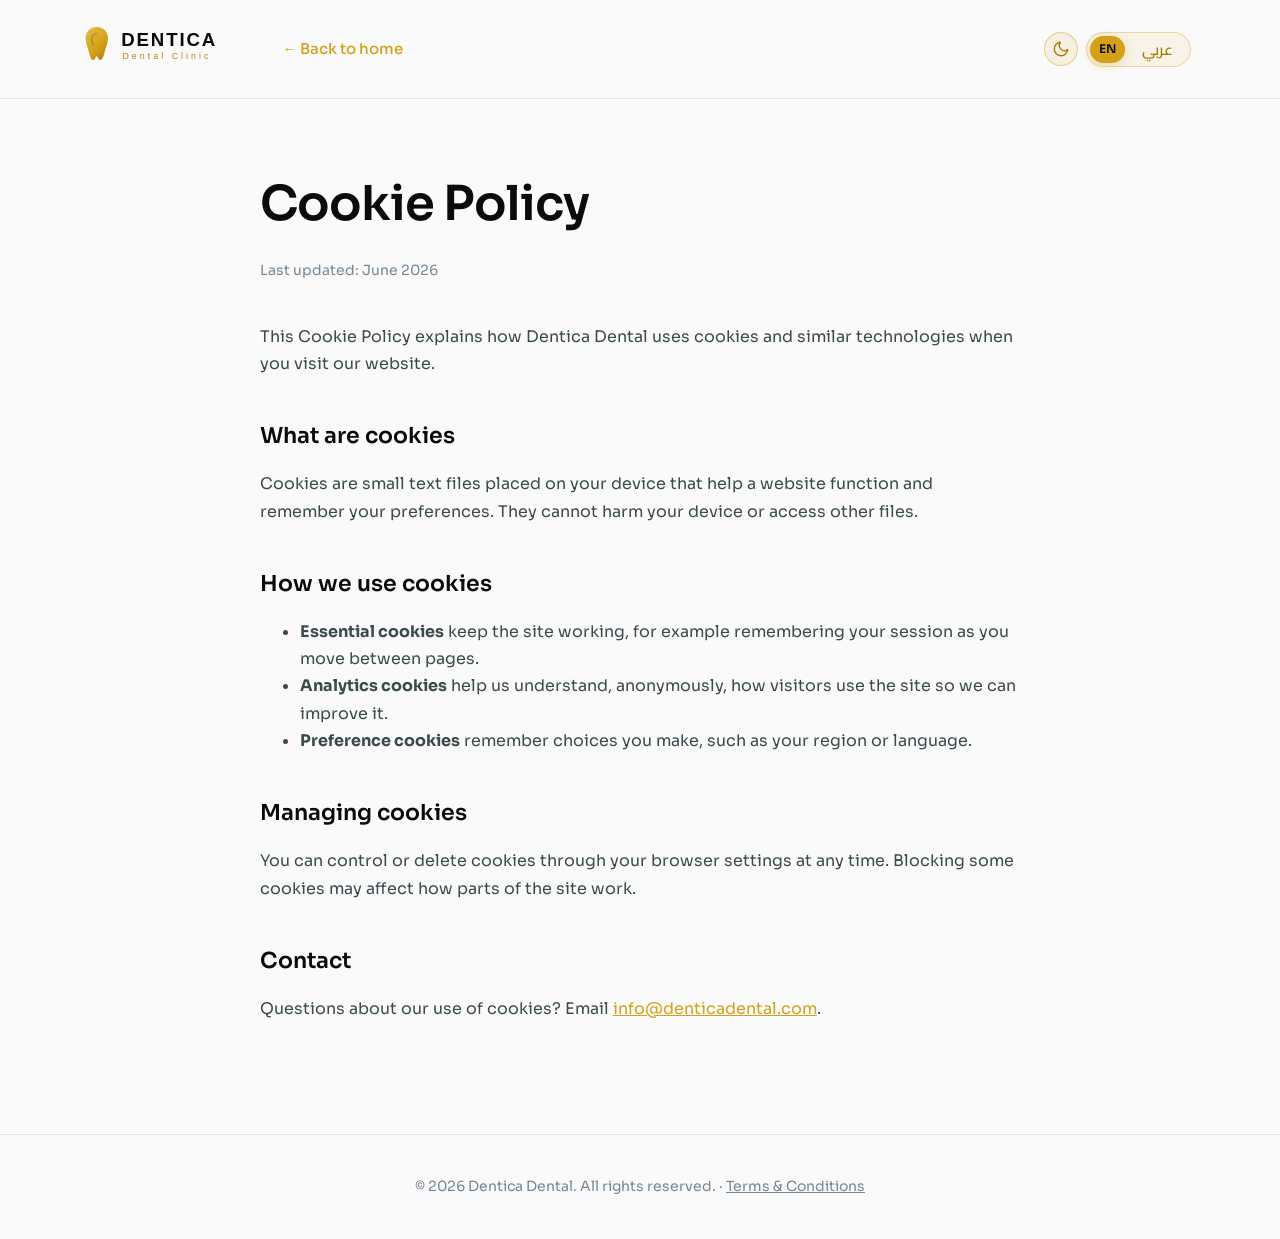
<file: cookies.html>
<!DOCTYPE html>
<html lang="en">
<head>
    <meta charset="utf-8"/>
    <title>Cookie Policy | Dentica Dental Clinic</title>
    <meta content="How Dentica Dental uses cookies." name="description"/>
    <meta content="width=device-width, initial-scale=1" name="viewport"/>
    <link href="https://fonts.googleapis.com" rel="preconnect"/>
    <link href="https://fonts.gstatic.com" rel="preconnect" crossorigin/>
    <link href="https://fonts.googleapis.com/css2?family=Sora:wght@300;400;500;600;700&display=swap" rel="stylesheet"/>
    <link href="assets/img/favicon.svg" rel="shortcut icon" type="image/svg+xml"/>
    <link href="assets/img/favicon.svg" rel="apple-touch-icon"/>
    <style>
        body{margin:0;background:#fafafa;color:#0B0B0B;font-family:Sora,'Helvetica Neue',Arial,sans-serif;line-height:1.7;-webkit-font-smoothing:antialiased;}
        .legal-nav{display:flex;align-items:center;justify-content:space-between;padding:24px 6vw;border-bottom:1px solid #e2e2e2;}
        .legal-nav a.back{color:#D4A017;text-decoration:none;font-weight:500;font-size:15px;}
        .legal-wrap{max-width:760px;margin:0 auto;padding:64px 24px 96px;}
        .legal-wrap h1{font-size:clamp(32px,5vw,48px);font-weight:600;letter-spacing:-1px;margin:0 0 8px;}
        .legal-wrap .updated{color:#758696;font-size:14px;margin-bottom:40px;}
        .legal-wrap h2{font-size:22px;font-weight:600;margin:40px 0 12px;}
        .legal-wrap p,.legal-wrap li{color:#3a4a4d;font-size:16px;}
        .legal-wrap a{color:#D4A017;}
        .legal-foot{text-align:center;padding:40px 24px;border-top:1px solid #e2e2e2;color:#758696;font-size:14px;}
    </style>
<link href="https://fonts.googleapis.com/css2?family=Cairo:wght@300;400;600;700;800&display=swap" rel="stylesheet"/>
<link href="assets/css/dentica.css" rel="stylesheet" type="text/css"/>
<script>try{var _t=localStorage.getItem('dentica-theme')||'light';document.documentElement.setAttribute('data-theme',_t);var _l=localStorage.getItem('dentica-lang')||'en';document.documentElement.setAttribute('data-lang',_l);if(_l==='ar'){document.documentElement.setAttribute('lang','ar');document.documentElement.setAttribute('dir','rtl');}}catch(e){}</script>
</head>
<body>
    <div class="legal-nav">
        <a href="index.html"><img src="assets/img/dentica-logo.svg" alt="Dentica Dental logo" height="30"/></a>
        <a class="back" href="index.html">&larr; Back to home</a>
    </div>
    <main class="legal-wrap">
<h1>Cookie Policy</h1>
<p class="updated">Last updated: June 2026</p>

<p>This Cookie Policy explains how Dentica Dental uses cookies and similar technologies when you visit our website.</p>
<h2>What are cookies</h2>
<p>Cookies are small text files placed on your device that help a website function and remember your preferences. They cannot harm your device or access other files.</p>
<h2>How we use cookies</h2>
<ul>
<li><strong>Essential cookies</strong> keep the site working, for example remembering your session as you move between pages.</li>
<li><strong>Analytics cookies</strong> help us understand, anonymously, how visitors use the site so we can improve it.</li>
<li><strong>Preference cookies</strong> remember choices you make, such as your region or language.</li>
</ul>
<h2>Managing cookies</h2>
<p>You can control or delete cookies through your browser settings at any time. Blocking some cookies may affect how parts of the site work.</p>
<h2>Contact</h2>
<p>Questions about our use of cookies? Email <a href="mailto:info@denticadental.com">info@denticadental.com</a>.</p>

</main>
    <div class="legal-foot">&copy; 2026 Dentica Dental. All rights reserved. &middot; <a href="terms.html" style="color:#758696;">Terms &amp; Conditions</a></div>

<script>
/* Dentica image guard: any failed/empty image -> on-brand gradient SVG so nothing ever looks broken. */
(function(){
  function ph(label){
    var t=(label||'Dentica Dental').replace(/[<>&]/g,'').slice(0,22);
    var svg='<svg xmlns="http://www.w3.org/2000/svg" width="1280" height="720" viewBox="0 0 1280 720">'
     +'<defs><linearGradient id="lg" x1="0" y1="0" x2="1280" y2="720" gradientUnits="userSpaceOnUse">'
     +'<stop offset="0" stop-color="#D4A017"/><stop offset="1" stop-color="#0B0B0B"/></linearGradient></defs>'
     +'<rect width="1280" height="720" fill="url(#lg)"/>'
     +'<circle cx="640" cy="298" r="44" fill="#fff" opacity="0.9"/>'
     +'<text x="640" y="436" fill="#fff" font-family="Sora,Arial" font-size="40" font-weight="600" text-anchor="middle" opacity="0.92">'+t+'</text></svg>';
    return 'data:image/svg+xml;utf8,'+encodeURIComponent(svg);
  }
  function bind(im){
    im.addEventListener('error',function(){ if(im.dataset.fbk)return; im.dataset.fbk='1'; im.src=ph(im.alt); });
    if(im.complete && im.naturalWidth===0 && !im.dataset.fbk){ im.dataset.fbk='1'; im.src=ph(im.alt); }
  }
  document.querySelectorAll('img').forEach(bind);
})();
</script>
<script src="assets/js/dentica-i18n.js"></script>
<script src="assets/js/dentica-ui.js"></script>
<script src="assets/js/dentica-booking.js"></script>

</body>
</html>
</file>
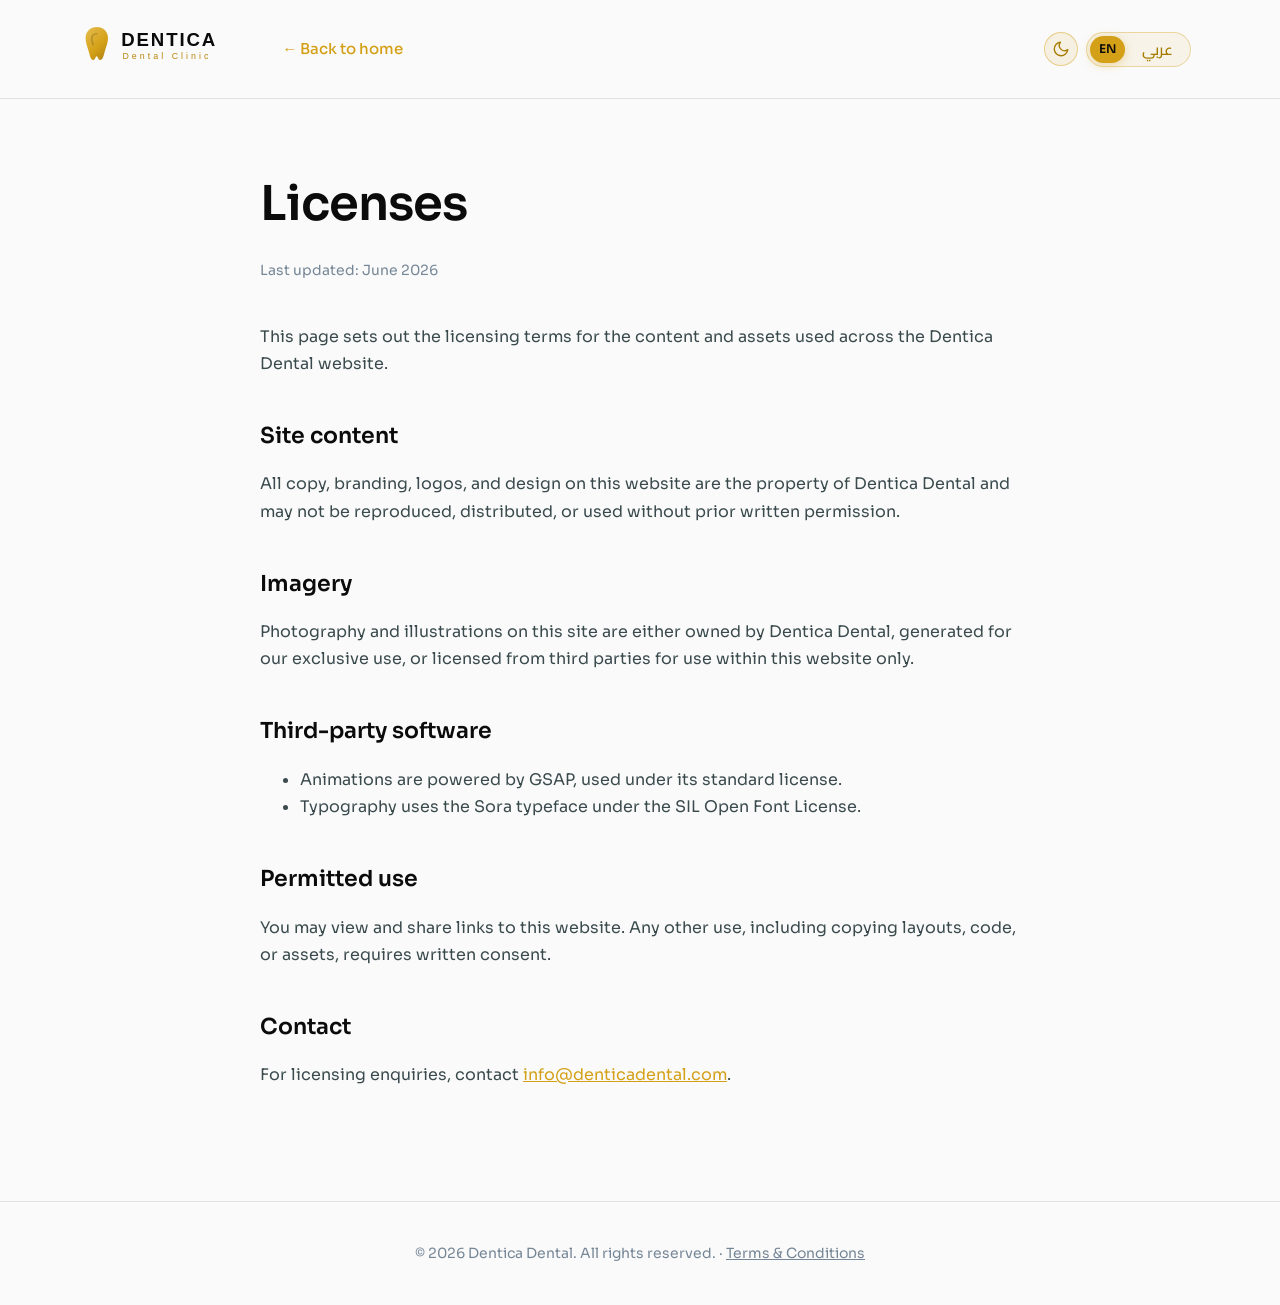
<file: licenses.html>
<!DOCTYPE html>
<html lang="en">
<head>
    <meta charset="utf-8"/>
    <title>Licenses | Dentica Dental Clinic</title>
    <meta content="Licensing terms for Dentica Dental site content and assets." name="description"/>
    <meta content="width=device-width, initial-scale=1" name="viewport"/>
    <link href="https://fonts.googleapis.com" rel="preconnect"/>
    <link href="https://fonts.gstatic.com" rel="preconnect" crossorigin/>
    <link href="https://fonts.googleapis.com/css2?family=Sora:wght@300;400;500;600;700&display=swap" rel="stylesheet"/>
    <link href="assets/img/favicon.svg" rel="shortcut icon" type="image/svg+xml"/>
    <link href="assets/img/favicon.svg" rel="apple-touch-icon"/>
    <style>
        body{margin:0;background:#fafafa;color:#0B0B0B;font-family:Sora,'Helvetica Neue',Arial,sans-serif;line-height:1.7;-webkit-font-smoothing:antialiased;}
        .legal-nav{display:flex;align-items:center;justify-content:space-between;padding:24px 6vw;border-bottom:1px solid #e2e2e2;}
        .legal-nav a.back{color:#D4A017;text-decoration:none;font-weight:500;font-size:15px;}
        .legal-wrap{max-width:760px;margin:0 auto;padding:64px 24px 96px;}
        .legal-wrap h1{font-size:clamp(32px,5vw,48px);font-weight:600;letter-spacing:-1px;margin:0 0 8px;}
        .legal-wrap .updated{color:#758696;font-size:14px;margin-bottom:40px;}
        .legal-wrap h2{font-size:22px;font-weight:600;margin:40px 0 12px;}
        .legal-wrap p,.legal-wrap li{color:#3a4a4d;font-size:16px;}
        .legal-wrap a{color:#D4A017;}
        .legal-foot{text-align:center;padding:40px 24px;border-top:1px solid #e2e2e2;color:#758696;font-size:14px;}
    </style>
<link href="https://fonts.googleapis.com/css2?family=Cairo:wght@300;400;600;700;800&display=swap" rel="stylesheet"/>
<link href="assets/css/dentica.css" rel="stylesheet" type="text/css"/>
<script>try{var _t=localStorage.getItem('dentica-theme')||'light';document.documentElement.setAttribute('data-theme',_t);var _l=localStorage.getItem('dentica-lang')||'en';document.documentElement.setAttribute('data-lang',_l);if(_l==='ar'){document.documentElement.setAttribute('lang','ar');document.documentElement.setAttribute('dir','rtl');}}catch(e){}</script>
</head>
<body>
    <div class="legal-nav">
        <a href="index.html"><img src="assets/img/dentica-logo.svg" alt="Dentica Dental logo" height="30"/></a>
        <a class="back" href="index.html">&larr; Back to home</a>
    </div>
    <main class="legal-wrap">
<h1>Licenses</h1>
<p class="updated">Last updated: June 2026</p>

<p>This page sets out the licensing terms for the content and assets used across the Dentica Dental website.</p>
<h2>Site content</h2>
<p>All copy, branding, logos, and design on this website are the property of Dentica Dental and may not be reproduced, distributed, or used without prior written permission.</p>
<h2>Imagery</h2>
<p>Photography and illustrations on this site are either owned by Dentica Dental, generated for our exclusive use, or licensed from third parties for use within this website only.</p>
<h2>Third-party software</h2>
<ul>
<li>Animations are powered by GSAP, used under its standard license.</li>
<li>Typography uses the Sora typeface under the SIL Open Font License.</li>
</ul>
<h2>Permitted use</h2>
<p>You may view and share links to this website. Any other use, including copying layouts, code, or assets, requires written consent.</p>
<h2>Contact</h2>
<p>For licensing enquiries, contact <a href="mailto:info@denticadental.com">info@denticadental.com</a>.</p>

</main>
    <div class="legal-foot">&copy; 2026 Dentica Dental. All rights reserved. &middot; <a href="terms.html" style="color:#758696;">Terms &amp; Conditions</a></div>

<script>
/* Dentica image guard: any failed/empty image -> on-brand gradient SVG so nothing ever looks broken. */
(function(){
  function ph(label){
    var t=(label||'Dentica Dental').replace(/[<>&]/g,'').slice(0,22);
    var svg='<svg xmlns="http://www.w3.org/2000/svg" width="1280" height="720" viewBox="0 0 1280 720">'
     +'<defs><linearGradient id="lg" x1="0" y1="0" x2="1280" y2="720" gradientUnits="userSpaceOnUse">'
     +'<stop offset="0" stop-color="#D4A017"/><stop offset="1" stop-color="#0B0B0B"/></linearGradient></defs>'
     +'<rect width="1280" height="720" fill="url(#lg)"/>'
     +'<circle cx="640" cy="298" r="44" fill="#fff" opacity="0.9"/>'
     +'<text x="640" y="436" fill="#fff" font-family="Sora,Arial" font-size="40" font-weight="600" text-anchor="middle" opacity="0.92">'+t+'</text></svg>';
    return 'data:image/svg+xml;utf8,'+encodeURIComponent(svg);
  }
  function bind(im){
    im.addEventListener('error',function(){ if(im.dataset.fbk)return; im.dataset.fbk='1'; im.src=ph(im.alt); });
    if(im.complete && im.naturalWidth===0 && !im.dataset.fbk){ im.dataset.fbk='1'; im.src=ph(im.alt); }
  }
  document.querySelectorAll('img').forEach(bind);
})();
</script>
<script src="assets/js/dentica-i18n.js"></script>
<script src="assets/js/dentica-ui.js"></script>
<script src="assets/js/dentica-booking.js"></script>

</body>
</html>
</file>
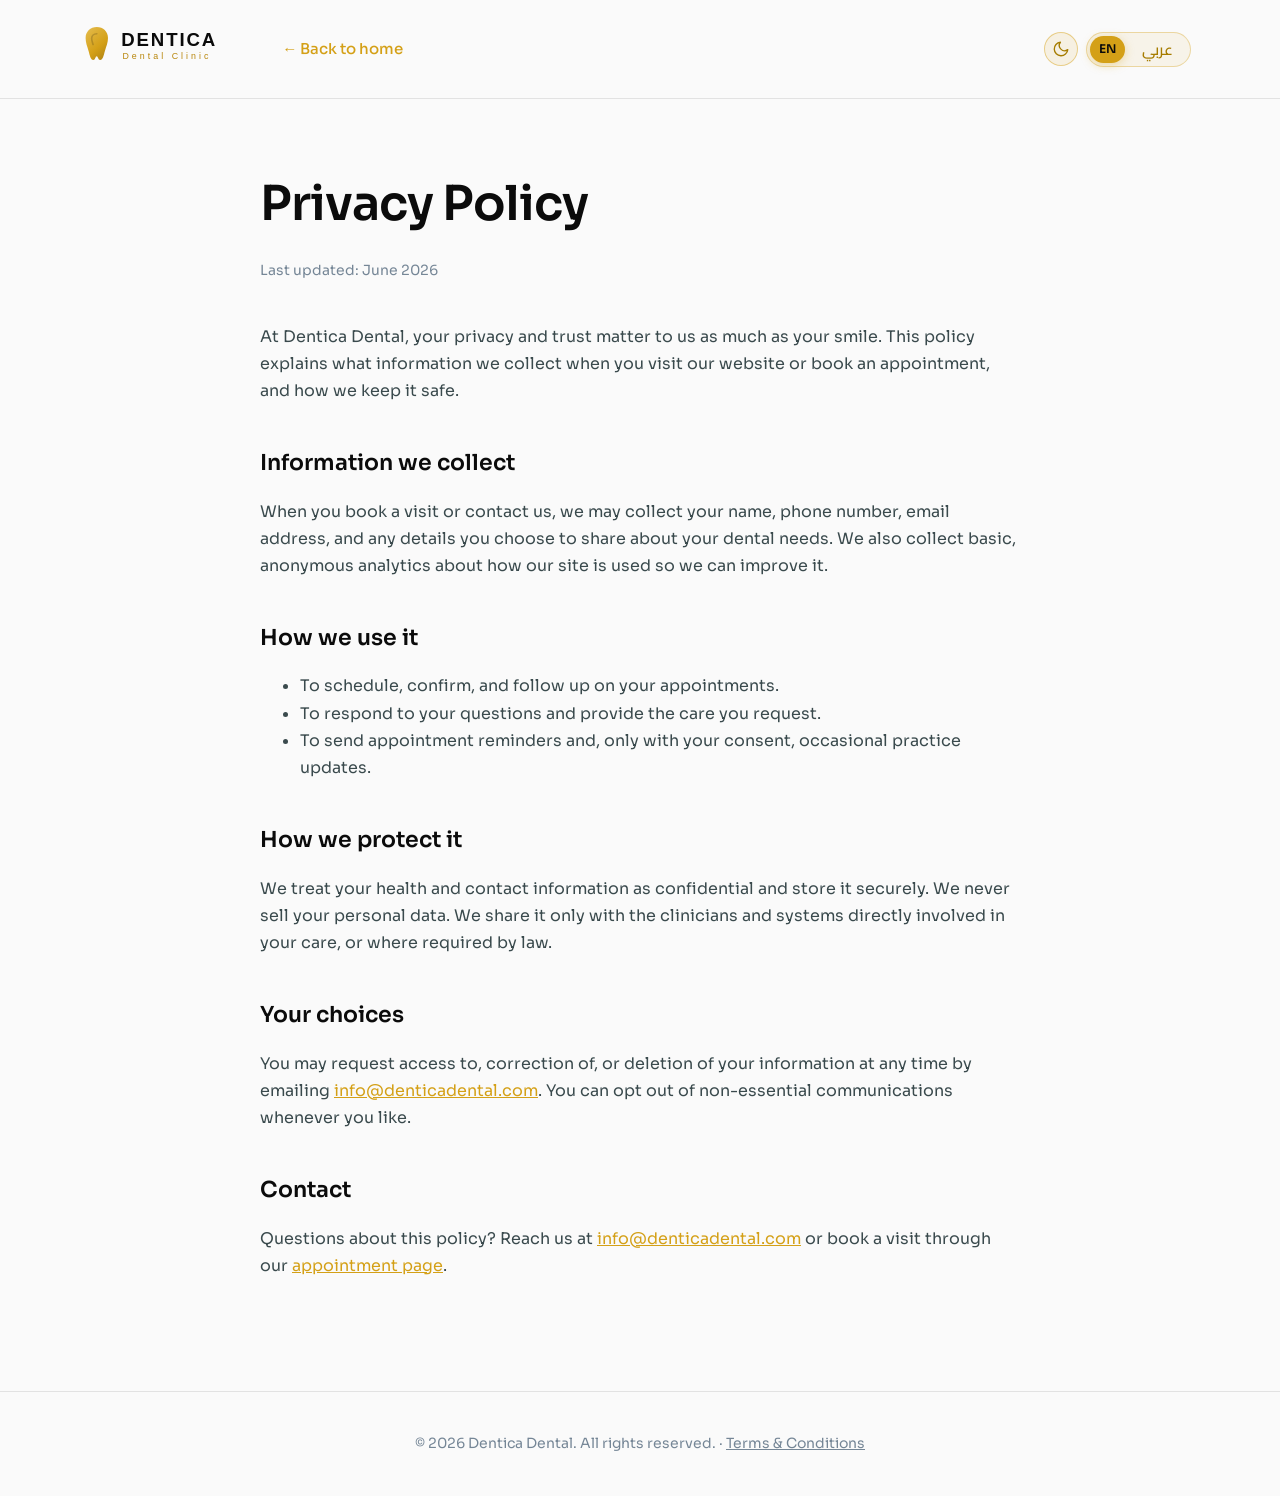
<file: privacy.html>
<!DOCTYPE html>
<html lang="en">
<head>
    <meta charset="utf-8"/>
    <title>Privacy Policy | Dentica Dental Clinic</title>
    <meta content="How Dentica Dental collects, uses, and protects your information." name="description"/>
    <meta content="width=device-width, initial-scale=1" name="viewport"/>
    <link href="https://fonts.googleapis.com" rel="preconnect"/>
    <link href="https://fonts.gstatic.com" rel="preconnect" crossorigin/>
    <link href="https://fonts.googleapis.com/css2?family=Sora:wght@300;400;500;600;700&display=swap" rel="stylesheet"/>
    <link href="assets/img/favicon.svg" rel="shortcut icon" type="image/svg+xml"/>
    <link href="assets/img/favicon.svg" rel="apple-touch-icon"/>
    <style>
        body{margin:0;background:#fafafa;color:#0B0B0B;font-family:Sora,'Helvetica Neue',Arial,sans-serif;line-height:1.7;-webkit-font-smoothing:antialiased;}
        .legal-nav{display:flex;align-items:center;justify-content:space-between;padding:24px 6vw;border-bottom:1px solid #e2e2e2;}
        .legal-nav a.back{color:#D4A017;text-decoration:none;font-weight:500;font-size:15px;}
        .legal-wrap{max-width:760px;margin:0 auto;padding:64px 24px 96px;}
        .legal-wrap h1{font-size:clamp(32px,5vw,48px);font-weight:600;letter-spacing:-1px;margin:0 0 8px;}
        .legal-wrap .updated{color:#758696;font-size:14px;margin-bottom:40px;}
        .legal-wrap h2{font-size:22px;font-weight:600;margin:40px 0 12px;}
        .legal-wrap p,.legal-wrap li{color:#3a4a4d;font-size:16px;}
        .legal-wrap a{color:#D4A017;}
        .legal-foot{text-align:center;padding:40px 24px;border-top:1px solid #e2e2e2;color:#758696;font-size:14px;}
    </style>
<link href="https://fonts.googleapis.com/css2?family=Cairo:wght@300;400;600;700;800&display=swap" rel="stylesheet"/>
<link href="assets/css/dentica.css" rel="stylesheet" type="text/css"/>
<script>try{var _t=localStorage.getItem('dentica-theme')||'light';document.documentElement.setAttribute('data-theme',_t);var _l=localStorage.getItem('dentica-lang')||'en';document.documentElement.setAttribute('data-lang',_l);if(_l==='ar'){document.documentElement.setAttribute('lang','ar');document.documentElement.setAttribute('dir','rtl');}}catch(e){}</script>
</head>
<body>
    <div class="legal-nav">
        <a href="index.html"><img src="assets/img/dentica-logo.svg" alt="Dentica Dental logo" height="30"/></a>
        <a class="back" href="index.html">&larr; Back to home</a>
    </div>
    <main class="legal-wrap">
        <h1>Privacy Policy</h1>
        <p class="updated">Last updated: June 2026</p>
        <p>At Dentica Dental, your privacy and trust matter to us as much as your smile. This policy explains what information we collect when you visit our website or book an appointment, and how we keep it safe.</p>
        <h2>Information we collect</h2>
        <p>When you book a visit or contact us, we may collect your name, phone number, email address, and any details you choose to share about your dental needs. We also collect basic, anonymous analytics about how our site is used so we can improve it.</p>
        <h2>How we use it</h2>
        <ul>
            <li>To schedule, confirm, and follow up on your appointments.</li>
            <li>To respond to your questions and provide the care you request.</li>
            <li>To send appointment reminders and, only with your consent, occasional practice updates.</li>
        </ul>
        <h2>How we protect it</h2>
        <p>We treat your health and contact information as confidential and store it securely. We never sell your personal data. We share it only with the clinicians and systems directly involved in your care, or where required by law.</p>
        <h2>Your choices</h2>
        <p>You may request access to, correction of, or deletion of your information at any time by emailing <a href="mailto:info@denticadental.com">info@denticadental.com</a>. You can opt out of non-essential communications whenever you like.</p>
        <h2>Contact</h2>
        <p>Questions about this policy? Reach us at <a href="mailto:info@denticadental.com">info@denticadental.com</a> or book a visit through our <a href="https://wa.me/201000000000?text=Hi%20Dentica%2C%20I%27d%20like%20to%20book%20an%20appointment">appointment page</a>.</p>
    </main>
    <div class="legal-foot">&copy; 2026 Dentica Dental. All rights reserved. &middot; <a href="terms.html" style="color:#758696;">Terms &amp; Conditions</a></div>

<script>
/* Dentica image guard: any failed/empty image -> on-brand gradient SVG so nothing ever looks broken. */
(function(){
  function ph(label){
    var t=(label||'Dentica Dental').replace(/[<>&]/g,'').slice(0,22);
    var svg='<svg xmlns="http://www.w3.org/2000/svg" width="1280" height="720" viewBox="0 0 1280 720">'
     +'<defs><linearGradient id="lg" x1="0" y1="0" x2="1280" y2="720" gradientUnits="userSpaceOnUse">'
     +'<stop offset="0" stop-color="#D4A017"/><stop offset="1" stop-color="#0B0B0B"/></linearGradient></defs>'
     +'<rect width="1280" height="720" fill="url(#lg)"/>'
     +'<circle cx="640" cy="298" r="44" fill="#fff" opacity="0.9"/>'
     +'<text x="640" y="436" fill="#fff" font-family="Sora,Arial" font-size="40" font-weight="600" text-anchor="middle" opacity="0.92">'+t+'</text></svg>';
    return 'data:image/svg+xml;utf8,'+encodeURIComponent(svg);
  }
  function bind(im){
    im.addEventListener('error',function(){ if(im.dataset.fbk)return; im.dataset.fbk='1'; im.src=ph(im.alt); });
    if(im.complete && im.naturalWidth===0 && !im.dataset.fbk){ im.dataset.fbk='1'; im.src=ph(im.alt); }
  }
  document.querySelectorAll('img').forEach(bind);
})();
</script>
<script src="assets/js/dentica-i18n.js"></script>
<script src="assets/js/dentica-ui.js"></script>
<script src="assets/js/dentica-booking.js"></script>

</body>
</html>
</file>
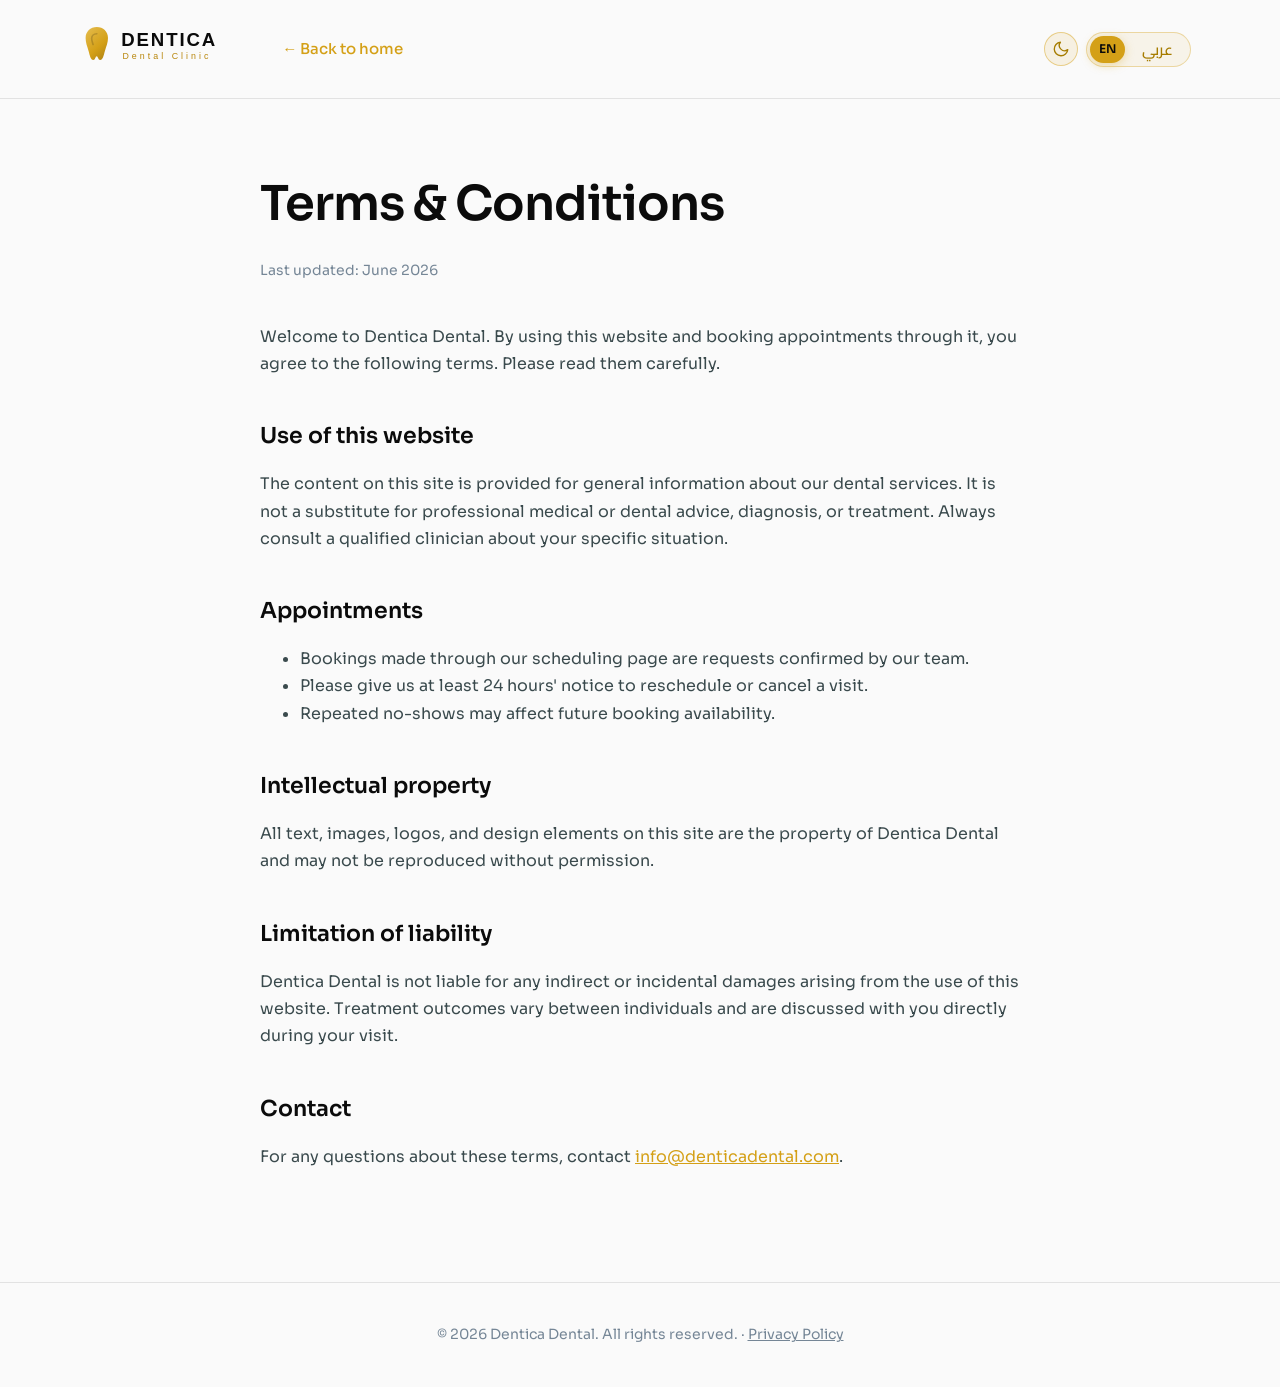
<file: terms.html>
<!DOCTYPE html>
<html lang="en">
<head>
    <meta charset="utf-8"/>
    <title>Terms &amp; Conditions | Dentica Dental Clinic</title>
    <meta content="The terms that apply when you use the Dentica Dental website and services." name="description"/>
    <meta content="width=device-width, initial-scale=1" name="viewport"/>
    <link href="https://fonts.googleapis.com" rel="preconnect"/>
    <link href="https://fonts.gstatic.com" rel="preconnect" crossorigin/>
    <link href="https://fonts.googleapis.com/css2?family=Sora:wght@300;400;500;600;700&display=swap" rel="stylesheet"/>
    <link href="assets/img/favicon.svg" rel="shortcut icon" type="image/svg+xml"/>
    <link href="assets/img/favicon.svg" rel="apple-touch-icon"/>
    <style>
        body{margin:0;background:#fafafa;color:#0B0B0B;font-family:Sora,'Helvetica Neue',Arial,sans-serif;line-height:1.7;-webkit-font-smoothing:antialiased;}
        .legal-nav{display:flex;align-items:center;justify-content:space-between;padding:24px 6vw;border-bottom:1px solid #e2e2e2;}
        .legal-nav a.back{color:#D4A017;text-decoration:none;font-weight:500;font-size:15px;}
        .legal-wrap{max-width:760px;margin:0 auto;padding:64px 24px 96px;}
        .legal-wrap h1{font-size:clamp(32px,5vw,48px);font-weight:600;letter-spacing:-1px;margin:0 0 8px;}
        .legal-wrap .updated{color:#758696;font-size:14px;margin-bottom:40px;}
        .legal-wrap h2{font-size:22px;font-weight:600;margin:40px 0 12px;}
        .legal-wrap p,.legal-wrap li{color:#3a4a4d;font-size:16px;}
        .legal-wrap a{color:#D4A017;}
        .legal-foot{text-align:center;padding:40px 24px;border-top:1px solid #e2e2e2;color:#758696;font-size:14px;}
    </style>
<link href="https://fonts.googleapis.com/css2?family=Cairo:wght@300;400;600;700;800&display=swap" rel="stylesheet"/>
<link href="assets/css/dentica.css" rel="stylesheet" type="text/css"/>
<script>try{var _t=localStorage.getItem('dentica-theme')||'light';document.documentElement.setAttribute('data-theme',_t);var _l=localStorage.getItem('dentica-lang')||'en';document.documentElement.setAttribute('data-lang',_l);if(_l==='ar'){document.documentElement.setAttribute('lang','ar');document.documentElement.setAttribute('dir','rtl');}}catch(e){}</script>
</head>
<body>
    <div class="legal-nav">
        <a href="index.html"><img src="assets/img/dentica-logo.svg" alt="Dentica Dental logo" height="30"/></a>
        <a class="back" href="index.html">&larr; Back to home</a>
    </div>
    <main class="legal-wrap">
        <h1>Terms &amp; Conditions</h1>
        <p class="updated">Last updated: June 2026</p>
        <p>Welcome to Dentica Dental. By using this website and booking appointments through it, you agree to the following terms. Please read them carefully.</p>
        <h2>Use of this website</h2>
        <p>The content on this site is provided for general information about our dental services. It is not a substitute for professional medical or dental advice, diagnosis, or treatment. Always consult a qualified clinician about your specific situation.</p>
        <h2>Appointments</h2>
        <ul>
            <li>Bookings made through our scheduling page are requests confirmed by our team.</li>
            <li>Please give us at least 24 hours' notice to reschedule or cancel a visit.</li>
            <li>Repeated no-shows may affect future booking availability.</li>
        </ul>
        <h2>Intellectual property</h2>
        <p>All text, images, logos, and design elements on this site are the property of Dentica Dental and may not be reproduced without permission.</p>
        <h2>Limitation of liability</h2>
        <p>Dentica Dental is not liable for any indirect or incidental damages arising from the use of this website. Treatment outcomes vary between individuals and are discussed with you directly during your visit.</p>
        <h2>Contact</h2>
        <p>For any questions about these terms, contact <a href="mailto:info@denticadental.com">info@denticadental.com</a>.</p>
    </main>
    <div class="legal-foot">&copy; 2026 Dentica Dental. All rights reserved. &middot; <a href="privacy.html" style="color:#758696;">Privacy Policy</a></div>

<script>
/* Dentica image guard: any failed/empty image -> on-brand gradient SVG so nothing ever looks broken. */
(function(){
  function ph(label){
    var t=(label||'Dentica Dental').replace(/[<>&]/g,'').slice(0,22);
    var svg='<svg xmlns="http://www.w3.org/2000/svg" width="1280" height="720" viewBox="0 0 1280 720">'
     +'<defs><linearGradient id="lg" x1="0" y1="0" x2="1280" y2="720" gradientUnits="userSpaceOnUse">'
     +'<stop offset="0" stop-color="#D4A017"/><stop offset="1" stop-color="#0B0B0B"/></linearGradient></defs>'
     +'<rect width="1280" height="720" fill="url(#lg)"/>'
     +'<circle cx="640" cy="298" r="44" fill="#fff" opacity="0.9"/>'
     +'<text x="640" y="436" fill="#fff" font-family="Sora,Arial" font-size="40" font-weight="600" text-anchor="middle" opacity="0.92">'+t+'</text></svg>';
    return 'data:image/svg+xml;utf8,'+encodeURIComponent(svg);
  }
  function bind(im){
    im.addEventListener('error',function(){ if(im.dataset.fbk)return; im.dataset.fbk='1'; im.src=ph(im.alt); });
    if(im.complete && im.naturalWidth===0 && !im.dataset.fbk){ im.dataset.fbk='1'; im.src=ph(im.alt); }
  }
  document.querySelectorAll('img').forEach(bind);
})();
</script>
<script src="assets/js/dentica-i18n.js"></script>
<script src="assets/js/dentica-ui.js"></script>
<script src="assets/js/dentica-booking.js"></script>

</body>
</html>
</file>
<file: assets/css/dentica.css>
/* ==========================================================================
   Dentica Dental Clinic — theme switch (dark/light), EN/AR language, logo size
   Loaded AFTER lumora.css so it wins on equal specificity.
   ========================================================================== */

:root{
  --dentica-gold:#D4A017;
  --dentica-gold-soft:#E8C25A;
  --dentica-gold-deep:#A67C00;
  --dentica-ink:#0B0B0B;
  /* Arabic face — swap this one line to change the whole Arabic typeface */
  --dentica-font-ar:'Cairo','Tajawal','Segoe UI',sans-serif;
}

/* ============================ 1. BIGGER LOGO ============================= */
.navbar_logo{max-width:230px!important;}
.logo_image{height:46px!important;width:auto!important;}
.brand_logo{height:54px!important;width:auto!important;max-width:260px!important;}
.legal-nav img{height:42px!important;width:auto!important;}
@media(max-width:767px){
  .navbar_logo{max-width:170px!important;}
  .logo_image{height:36px!important;}
}

/* ======================= 2. HEADER CONTROL CLUSTER ======================= */
.dentica-controls{display:flex;align-items:center;gap:8px;margin-inline-end:12px;}
.dentica-controls.is-floating{position:fixed;top:14px;inset-inline-end:14px;z-index:9999;}
.dc-btn,.dc-lang button{
  font-family:Sora,'Helvetica Neue',Arial,sans-serif;font-size:13px;font-weight:600;
  border:1px solid rgba(212,160,23,.45);background:rgba(212,160,23,.10);color:var(--dentica-gold-deep);
  border-radius:999px;cursor:pointer;transition:background .2s ease,color .2s ease,border-color .2s ease;
}
.dc-btn{width:38px;height:38px;display:inline-flex;align-items:center;justify-content:center;padding:0;}
.dc-lang{display:inline-flex;padding:3px;gap:3px;border:1px solid rgba(212,160,23,.35);border-radius:999px;background:rgba(212,160,23,.07);}
.dc-lang button{border:none;background:transparent;padding:6px 13px;line-height:1;}
.dc-lang button.dc-ar{font-family:var(--dentica-font-ar);font-size:15px;padding:6px 14px;}
.dc-btn:hover,.dc-lang button:hover{background:rgba(212,160,23,.22);color:var(--dentica-ink);}
.dc-lang button.is-active{background:var(--dentica-gold);color:#0B0B0B;box-shadow:0 2px 10px rgba(212,160,23,.35);}
.legal-nav .dentica-controls{margin-inline-start:auto;}
@media(max-width:991px){.dentica-controls{margin-inline-end:8px;}.dc-lang button{padding:6px 10px;}}

/* the navbar sits on dark imagery — brighten the controls there */
.navbar-button_wrapper .dc-btn,.navbar-button_wrapper .dc-lang button{color:var(--dentica-gold-soft);}
.navbar-button_wrapper .dc-lang button.is-active{color:#0B0B0B;}

/* ============================== 3. DARK MODE ============================= */
html[data-theme="dark"]{
  --primitive-color--neutral-0:#141414;
  --primitive-color--neutral-50:#161616;
  --primitive-color--neutral-100:#181818;
  --primitive-color--neutral-200:#1D1D1D;
  --primitive-color--neutral-300:#262626;
  --primitive-color--neutral-400:#333333;
  --primitive-color--gray-600:#ABA496;
  --primitive-color--gray-500:#9C9587;
  --primitive-color--gray-400:#1F1F1F;
  --color-shadow--neutral-12:#ffffff14;
  --color-shadow--primary-dark-10:#ffffff12;
  color-scheme:dark;
}
html[data-theme="dark"] body,html[data-theme="dark"] .page-wrapper{background:#0E0E0E;color:#E9E2D4;}
html[data-theme="dark"] h1,html[data-theme="dark"] h2,html[data-theme="dark"] h3,
html[data-theme="dark"] h4,html[data-theme="dark"] h5,html[data-theme="dark"] h6{color:#F5EFE2;}
html[data-theme="dark"] a{color:inherit;}
html[data-theme="dark"] a:hover{color:var(--dentica-gold);}
html[data-theme="dark"] .text-color-light{color:#F5EFE2;}
html[data-theme="dark"] .text-color-dark{color:#ABA496;}

/* surfaces that were hardcoded white/cream */
html[data-theme="dark"] .background-white,
html[data-theme="dark"] .navbar-dropdown_list,
html[data-theme="dark"] .navbar-dropdown_list.w--open,
html[data-theme="dark"] .testimonial-slider_mask,
html[data-theme="dark"] .story-slider_arrow-wrap,
html[data-theme="dark"] .success_card,
html[data-theme="dark"] .job_item,
html[data-theme="dark"] .service-item_wrap,
html[data-theme="dark"] .locatioin_item,
html[data-theme="dark"] .faq_item{background-color:#161616!important;color:#E9E2D4;}
html[data-theme="dark"] [class*="_card"],html[data-theme="dark"] [class*="_item-wrap"]{border-color:rgba(212,160,23,.16);}

/* hero form card */
html[data-theme="dark"] .lead-form_card{background:#161616;box-shadow:0 28px 70px rgba(0,0,0,.65);border:1px solid rgba(212,160,23,.18);}
html[data-theme="dark"] .lead-form_title{color:#F5EFE2;}
html[data-theme="dark"] .lead-form_sub,html[data-theme="dark"] .lead-form_note{color:#9C9587;}
html[data-theme="dark"] .lead-form_input{background:#101010;border-color:#2C2C2C;color:#EDE6D8;}
html[data-theme="dark"] .lead-form_input::placeholder{color:#7C766B;}
html[data-theme="dark"] .lead-form_btn{background:var(--dentica-gold);color:#0B0B0B;}
html[data-theme="dark"] .lead-form_btn:hover{background:var(--dentica-gold-soft);}

/* primary buttons read better as gold-on-black in dark mode */
html[data-theme="dark"] .button_primary{background-color:var(--dentica-gold)!important;border-color:var(--dentica-gold)!important;}
html[data-theme="dark"] .button_primary .button_text,
html[data-theme="dark"] .button_primary svg{color:#0B0B0B!important;}
html[data-theme="dark"] .button_primary:hover{background-color:var(--dentica-gold-soft)!important;}
html[data-theme="dark"] .button_secondary{border-color:rgba(212,160,23,.5)!important;color:#F0E6D2!important;}

/* section tags / dividers */
html[data-theme="dark"] .section_tag{background:rgba(212,160,23,.14)!important;border-color:rgba(212,160,23,.35)!important;color:#E8C25A!important;}
html[data-theme="dark"] .section_tag svg,html[data-theme="dark"] .section_tag path{color:#E8C25A!important;fill:#E8C25A!important;}
html[data-theme="dark"] [class*="divider"]{background-color:rgba(255,255,255,.10)!important;border-color:rgba(255,255,255,.10)!important;}
html[data-theme="dark"] .text-highlighted{background-image:linear-gradient(94deg,#E8C25A,#D4A017);}

/* navbar + footer */
html[data-theme="dark"] .navbar_wrap,html[data-theme="dark"] .navbar_container{background-color:rgba(10,10,10,.86);}
html[data-theme="dark"] .section_footer{background:#080808!important;}

/* legal pages (their CSS is inline & hardcoded) */
html[data-theme="dark"] .legal-nav{border-bottom-color:#242424!important;}
html[data-theme="dark"] .legal-foot{border-top-color:#242424!important;color:#8E887C!important;}
html[data-theme="dark"] .legal-wrap p,html[data-theme="dark"] .legal-wrap li{color:#C6BFB1!important;}
html[data-theme="dark"] .legal-wrap .updated{color:#8E887C!important;}
html[data-theme="dark"] .legal-wrap a,html[data-theme="dark"] .legal-nav a.back{color:var(--dentica-gold)!important;}

/* photos feel gentler on a dark page */
html[data-theme="dark"] img:not([src*="logo"]):not([src*="favicon"]){filter:brightness(.92) saturate(.96);}

/* ======================== 4. ARABIC / RTL MODE ========================== */
html[data-lang="ar"] body,
html[data-lang="ar"] h1,html[data-lang="ar"] h2,html[data-lang="ar"] h3,
html[data-lang="ar"] h4,html[data-lang="ar"] h5,html[data-lang="ar"] h6,
html[data-lang="ar"] p,html[data-lang="ar"] a,html[data-lang="ar"] div,
html[data-lang="ar"] span,html[data-lang="ar"] li,html[data-lang="ar"] button,
html[data-lang="ar"] input,html[data-lang="ar"] textarea{
  font-family:var(--dentica-font-ar)!important;
}
/* Cairo: normal UI line boxes, just kill the Latin letter-spacing */
html[data-lang="ar"] [data-den-i18n]{
  letter-spacing:normal!important;word-spacing:normal!important;
  line-height:1.75!important;opacity:1!important;transform:none!important;filter:none!important;
}
html[data-lang="ar"] h1[data-den-i18n]{line-height:1.35!important;padding-bottom:.06em;}
html[data-lang="ar"] h2[data-den-i18n],html[data-lang="ar"] h3[data-den-i18n]{line-height:1.4!important;padding-bottom:.05em;}
html[data-lang="ar"] .dc-lang button[data-lang="en"]{font-family:Sora,Arial,sans-serif!important;}

/* keep transform-driven components laid out LTR so sliders/marquees still work */
html[dir="rtl"] .w-slider,html[dir="rtl"] .w-slider-mask,html[dir="rtl"] .scroll_track,
html[dir="rtl"] .story-slider_wrap,html[dir="rtl"] .testimonial-slider_mask{direction:ltr;}
html[dir="rtl"] .w-slide,html[dir="rtl"] .scroll_track > *{direction:rtl;}
html[dir="rtl"] .dentica-controls{direction:ltr;}
html[dir="rtl"] .lead-form_input{text-align:right;}

/* ===================== 5. FIXES AFTER VISUAL REVIEW ===================== */
/* the enlarged logo + new controls crowd the nav between 992px and 1300px */
@media(min-width:992px) and (max-width:1300px){
  .navbar_logo{max-width:180px!important;}
  .logo_image{height:38px!important;}
  .navbar_menu{gap:14px!important;}
  .navbar_link{font-size:14px!important;}
  .dc-lang button{padding:5px 9px;font-size:12px;}
  .dc-btn{width:34px;height:34px;}
}

/* service cards ship pastel inline backgrounds — dark mode needs to win */
html[data-theme="dark"] .service_item{background-color:#161514!important;border:1px solid rgba(212,160,23,.14);}
html[data-theme="dark"] .service_item .service-item_number_text{color:#6E6759!important;}
html[data-theme="dark"] .service_item h1,html[data-theme="dark"] .service_item h2,
html[data-theme="dark"] .service_item h3,html[data-theme="dark"] .service_item h4{color:#F5EFE2!important;}
html[data-theme="dark"] .service_item p,html[data-theme="dark"] .service_item .body-text-16px{color:#B4AC9E!important;}
html[data-theme="dark"] .service-item_tag{background-color:rgba(255,255,255,.10)!important;color:#EDE6D8!important;}

/* numbers/counters must stay LTR inside an RTL page */
html[dir="rtl"] [class*="counter"],html[dir="rtl"] [class*="number"],
html[dir="rtl"] [class*="_stat"],html[dir="rtl"] .our-info_item-link,
html[dir="rtl"] [class*="phone"],html[dir="rtl"] time{direction:ltr;unicode-bidi:isolate;}
html[dir="rtl"] .our-info_item-link{display:inline-block;}

/* Arabic typography: Nastaliq needs room to breathe */
html[data-lang="ar"] p,html[data-lang="ar"] li,html[data-lang="ar"] .body-text-16px,
html[data-lang="ar"] .body-text-18px{line-height:1.85!important;}
html[data-lang="ar"] h1,html[data-lang="ar"] h2,html[data-lang="ar"] h3{line-height:1.4!important;padding-bottom:.06em;}
html[data-lang="ar"] .hero-text-split,html[data-lang="ar"] [hero-text-split]{
  white-space:normal!important;overflow:visible!important;
}

/* mobile: keep the controls compact so the hamburger never gets pushed off-screen */
@media(max-width:767px){
  .dentica-controls{gap:5px;margin-inline-end:6px;}
  .dc-btn{width:32px;height:32px;}
  .dc-btn svg{width:15px;height:15px;}
  .dc-lang{padding:2px;gap:2px;}
  .dc-lang button{padding:5px 8px;font-size:11px;}
  .dc-lang button.dc-ar{font-size:12px;padding:5px 9px;}
  .navbar-button_wrapper{gap:6px;flex-wrap:nowrap;}
}

/* =========================== 6. BOOKING ENGINE =========================== */
.dbk-overlay{position:fixed;inset:0;z-index:10000;display:none;align-items:center;justify-content:center;
  background:rgba(8,8,8,.62);backdrop-filter:blur(6px);padding:20px;}
.dbk-overlay.is-open{display:flex;animation:dbkFade .22s ease;}
@keyframes dbkFade{from{opacity:0}to{opacity:1}}
.dbk-modal{width:100%;max-width:760px;max-height:90vh;overflow:auto;background:#fff;color:#0B0B0B;
  border-radius:22px;box-shadow:0 40px 110px rgba(0,0,0,.45);animation:dbkUp .28s cubic-bezier(.2,.8,.3,1);
  font-family:Sora,'Helvetica Neue',Arial,sans-serif;}
@keyframes dbkUp{from{transform:translateY(18px);opacity:0}to{transform:none;opacity:1}}
html[data-lang="ar"] .dbk-modal{font-family:var(--dentica-font-ar);}

.dbk-head{display:flex;align-items:flex-start;justify-content:space-between;gap:16px;padding:26px 28px 14px;}
.dbk-kicker{font-size:12px;letter-spacing:.14em;text-transform:uppercase;color:var(--dentica-gold-deep);font-weight:700;}
html[data-lang="ar"] .dbk-kicker{letter-spacing:normal;text-transform:none;}
.dbk-title{margin:6px 0 0;font-size:24px;font-weight:700;letter-spacing:-.4px;}
.dbk-x{border:0;background:transparent;font-size:30px;line-height:1;cursor:pointer;color:#9aa0a6;padding:0 4px;}
.dbk-x:hover{color:var(--dentica-gold-deep);}
.dbk-progress{height:3px;background:#EFE7D6;margin:0 28px;border-radius:2px;overflow:hidden;}
.dbk-progress span{display:block;height:100%;background:linear-gradient(90deg,#D4A017,#E8C25A);transition:width .3s ease;}
.dbk-body{padding:22px 28px 26px;}
.dbk-foot{padding:0 28px 24px;}

/* services */
.dbk-svc-grid{display:grid;grid-template-columns:repeat(2,1fr);gap:12px;}
.dbk-svc{display:flex;flex-direction:column;align-items:flex-start;gap:5px;text-align:start;cursor:pointer;
  padding:17px 18px;border:1px solid #E7E2D6;border-radius:14px;background:#FCFAF5;transition:all .18s ease;font:inherit;}
.dbk-svc:hover{border-color:var(--dentica-gold);background:#FFF9E9;transform:translateY(-2px);}
.dbk-svc.is-on{border-color:var(--dentica-gold);background:#FFF4DA;box-shadow:0 0 0 3px rgba(212,160,23,.18);}
.dbk-svc-name{font-weight:600;font-size:15.5px;}
.dbk-svc-min{font-size:13px;color:#8A8478;}

/* calendar + slots */
.dbk-when{display:grid;grid-template-columns:1fr 1fr;gap:26px;}
.dbk-cal-nav{display:flex;align-items:center;justify-content:space-between;margin-bottom:12px;font-size:15px;}
.dbk-mo{width:32px;height:32px;border-radius:50%;border:1px solid #E7E2D6;background:#fff;cursor:pointer;font-size:19px;line-height:1;color:#0B0B0B;}
.dbk-mo:hover{border-color:var(--dentica-gold);color:var(--dentica-gold-deep);}
.dbk-dow,.dbk-days{display:grid;grid-template-columns:repeat(7,1fr);gap:4px;}
.dbk-dow span{text-align:center;font-size:11px;color:#9A9488;padding-bottom:6px;}
.dbk-day{height:38px;border:0;border-radius:10px;background:#F7F4EC;cursor:pointer;font:inherit;font-size:14px;color:#0B0B0B;transition:all .15s ease;}
.dbk-day:hover:not(:disabled){background:#FFF0CE;}
.dbk-day.is-off{background:transparent;color:#CFC9BC;cursor:not-allowed;}
.dbk-day.is-empty{background:transparent;}
.dbk-day.is-on{background:var(--dentica-gold);color:#0B0B0B;font-weight:700;}
.dbk-slots-head{font-weight:600;font-size:15px;margin-bottom:12px;}
.dbk-slot-label{font-size:11px;letter-spacing:.12em;text-transform:uppercase;color:#9A9488;margin:12px 0 7px;}
html[data-lang="ar"] .dbk-slot-label{letter-spacing:normal;text-transform:none;font-size:12.5px;}
.dbk-slot-grid{display:grid;grid-template-columns:repeat(3,1fr);gap:7px;}
.dbk-slot{padding:9px 4px;border:1px solid #E7E2D6;border-radius:9px;background:#fff;cursor:pointer;font:inherit;font-size:13px;color:#0B0B0B;transition:all .15s ease;}
.dbk-slot:hover{border-color:var(--dentica-gold);background:#FFF9E9;}
.dbk-slot.is-on{background:var(--dentica-gold);border-color:var(--dentica-gold);font-weight:700;}
.dbk-hint{color:#8A8478;font-size:14px;margin:0;}

/* details form */
.dbk-summary{display:flex;flex-direction:column;gap:3px;padding:14px 16px;border-radius:13px;background:#FFF6E2;
  border:1px solid rgba(212,160,23,.28);margin-bottom:18px;font-size:14px;}
.dbk-summary strong{font-size:15.5px;}
.dbk-form{display:flex;flex-direction:column;gap:13px;}
.dbk-field{display:flex;flex-direction:column;gap:6px;font-size:13px;color:#6E6859;}
.dbk-field input,.dbk-field textarea{font:inherit;font-size:15px;color:#0B0B0B;background:#FBFAF6;border:1px solid #E4E0D5;
  border-radius:11px;padding:12px 14px;outline:none;transition:border-color .18s ease,background .18s ease;}
.dbk-field input:focus,.dbk-field textarea:focus{border-color:var(--dentica-gold);background:#fff;}
.dbk-check{display:flex;align-items:center;gap:9px;font-size:14px;color:#6E6859;cursor:pointer;}
.dbk-check input{width:17px;height:17px;accent-color:var(--dentica-gold);}
.dbk-error{margin:0;color:#C0392B;font-size:13.5px;}
.dbk-primary{display:inline-flex;align-items:center;justify-content:center;gap:8px;text-decoration:none;
  height:52px;padding:0 26px;border:0;border-radius:999px;background:var(--dentica-ink);color:#fff;font:inherit;
  font-size:15px;font-weight:600;cursor:pointer;transition:background .2s ease,transform .15s ease;}
.dbk-primary:hover{background:var(--dentica-gold);color:#0B0B0B;transform:translateY(-1px);}
.dbk-primary:disabled{opacity:.6;cursor:default;transform:none;}
.dbk-ghost{display:inline-flex;align-items:center;justify-content:center;height:52px;padding:0 22px;border-radius:999px;
  border:1px solid #E0DACC;background:transparent;color:#0B0B0B;font:inherit;font-size:14px;font-weight:600;cursor:pointer;text-decoration:none;}
.dbk-ghost:hover{border-color:var(--dentica-gold);color:var(--dentica-gold-deep);}

/* confirmation */
.dbk-done{text-align:center;}
.dbk-tick{width:64px;height:64px;margin:6px auto 16px;border-radius:50%;display:grid;place-items:center;font-size:30px;
  background:linear-gradient(140deg,#E8C25A,#D4A017);color:#0B0B0B;}
.dbk-done h4{margin:0 0 6px;font-size:21px;font-weight:700;}
.dbk-done p{margin:0 auto 18px;max-width:420px;color:#6E6859;font-size:14.5px;}
.dbk-recap{display:flex;flex-direction:column;gap:10px;text-align:start;padding:16px 18px;border-radius:14px;background:#FBF8F0;border:1px solid #EFE7D6;}
.dbk-recap div{display:flex;justify-content:space-between;gap:14px;font-size:14px;}
.dbk-recap span{color:#8A8478;}
.dbk-demo{margin-top:14px!important;font-size:12.5px!important;color:#B08900!important;}
.dbk-done-actions{display:flex;gap:10px;justify-content:center;margin-top:20px;flex-wrap:wrap;}

/* dark mode */
html[data-theme="dark"] .dbk-modal{background:#141414;color:#EDE6D8;box-shadow:0 40px 110px rgba(0,0,0,.8);}
html[data-theme="dark"] .dbk-progress{background:#262626;}
html[data-theme="dark"] .dbk-svc,html[data-theme="dark"] .dbk-slot,html[data-theme="dark"] .dbk-mo{background:#1A1A1A;border-color:#2C2C2C;color:#EDE6D8;}
html[data-theme="dark"] .dbk-svc:hover,html[data-theme="dark"] .dbk-slot:hover{background:#1F1B12;border-color:var(--dentica-gold);}
html[data-theme="dark"] .dbk-svc.is-on{background:#2A2109;box-shadow:0 0 0 3px rgba(212,160,23,.22);}
html[data-theme="dark"] .dbk-slot.is-on,html[data-theme="dark"] .dbk-day.is-on{background:var(--dentica-gold);color:#0B0B0B;}
html[data-theme="dark"] .dbk-day{background:#1A1A1A;color:#EDE6D8;}
html[data-theme="dark"] .dbk-day.is-off{background:transparent;color:#4A463E;}
html[data-theme="dark"] .dbk-day:hover:not(:disabled){background:#241E10;}
html[data-theme="dark"] .dbk-summary{background:#221B0B;border-color:rgba(212,160,23,.3);}
html[data-theme="dark"] .dbk-field input,html[data-theme="dark"] .dbk-field textarea{background:#101010;border-color:#2C2C2C;color:#EDE6D8;}
html[data-theme="dark"] .dbk-primary{background:var(--dentica-gold);color:#0B0B0B;}
html[data-theme="dark"] .dbk-primary:hover{background:var(--dentica-gold-soft);}
html[data-theme="dark"] .dbk-ghost{border-color:#333;color:#EDE6D8;}
html[data-theme="dark"] .dbk-recap{background:#1A1A1A;border-color:#2A2A2A;}
html[data-theme="dark"] .dbk-svc-min,html[data-theme="dark"] .dbk-hint,html[data-theme="dark"] .dbk-recap span,
html[data-theme="dark"] .dbk-done p,html[data-theme="dark"] .dbk-field,html[data-theme="dark"] .dbk-check{color:#A29B8D;}
html[data-theme="dark"] .dbk-dow span,html[data-theme="dark"] .dbk-slot-label{color:#7E786C;}

/* responsive */
@media(max-width:720px){
  .dbk-overlay{padding:0;align-items:flex-end;}
  .dbk-modal{max-width:100%;max-height:94vh;border-radius:20px 20px 0 0;}
  .dbk-when{grid-template-columns:1fr;gap:20px;}
  .dbk-svc-grid{grid-template-columns:1fr;}
  .dbk-head,.dbk-body{padding-inline:18px;}
  .dbk-progress{margin-inline:18px;}
  .dbk-slot-grid{grid-template-columns:repeat(4,1fr);}
  .dbk-done-actions{flex-direction:column;}
  .dbk-primary,.dbk-ghost{width:100%;}
}
</file>
